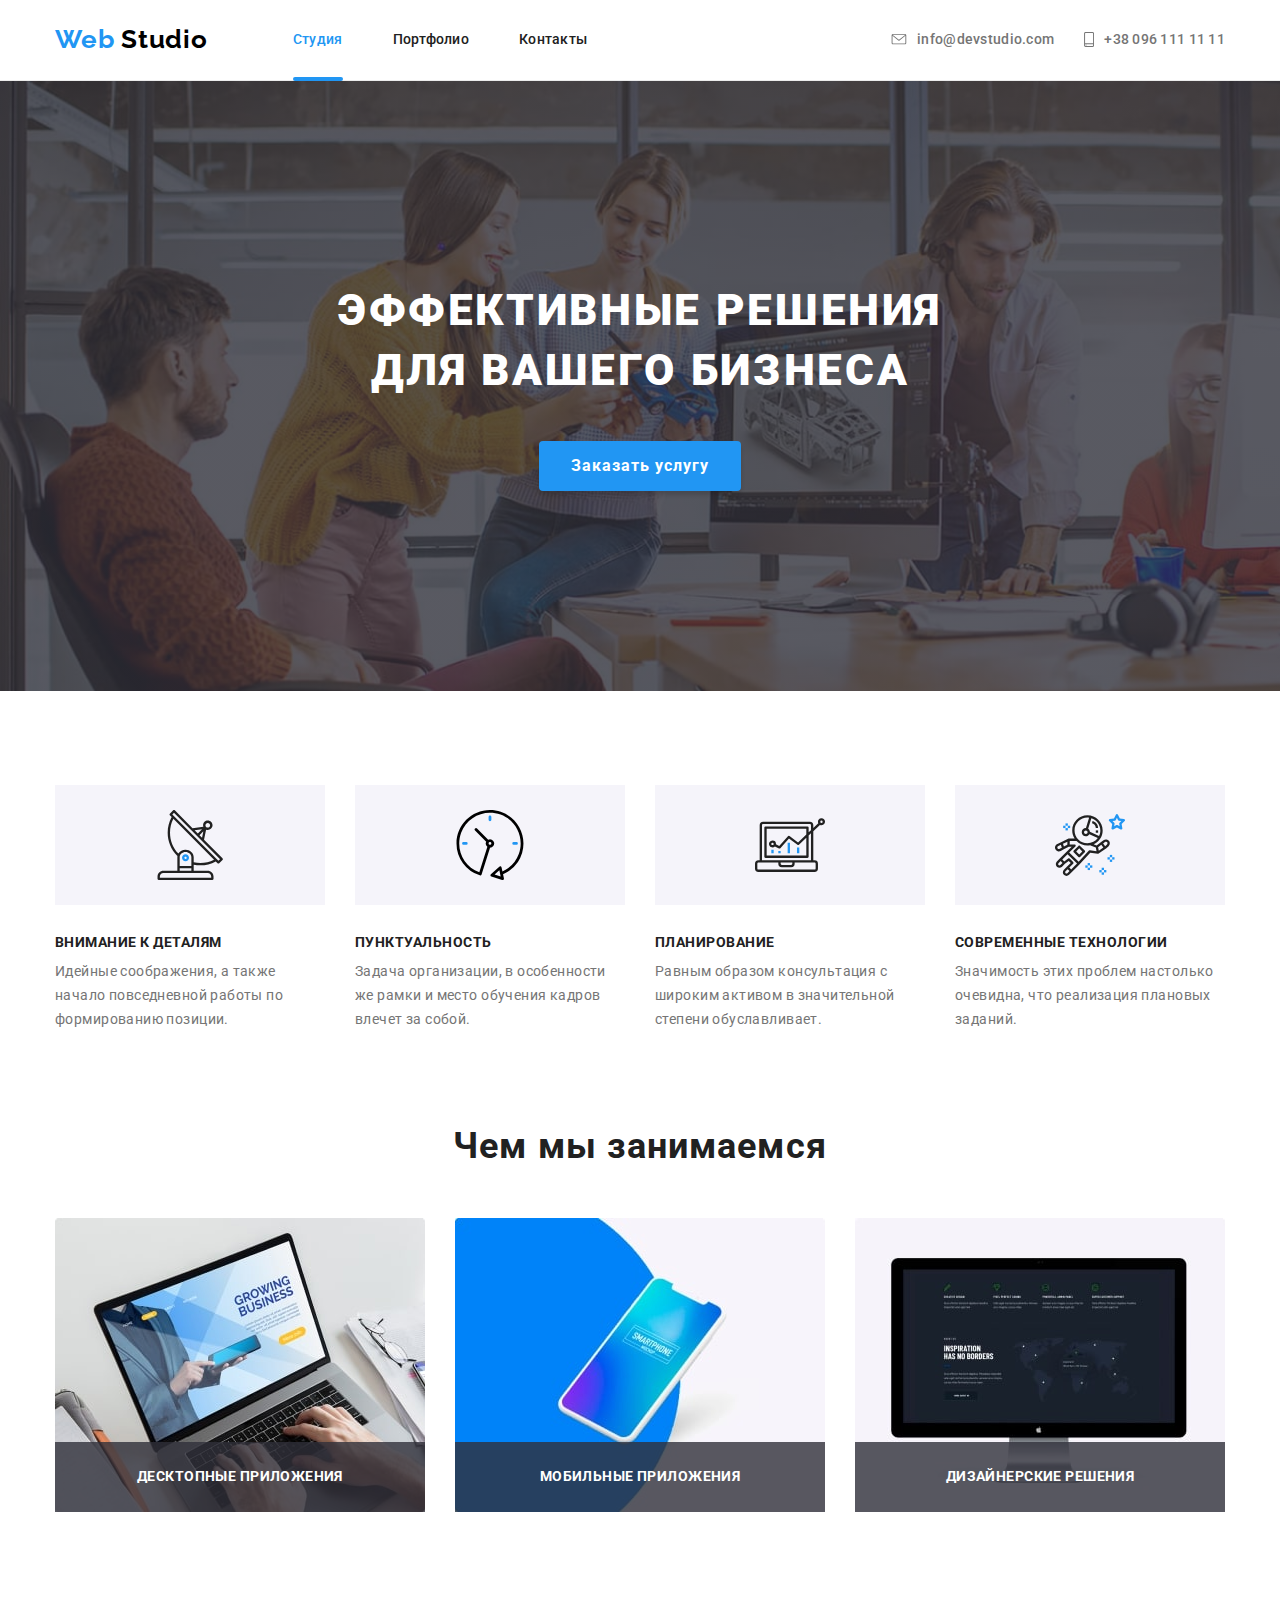
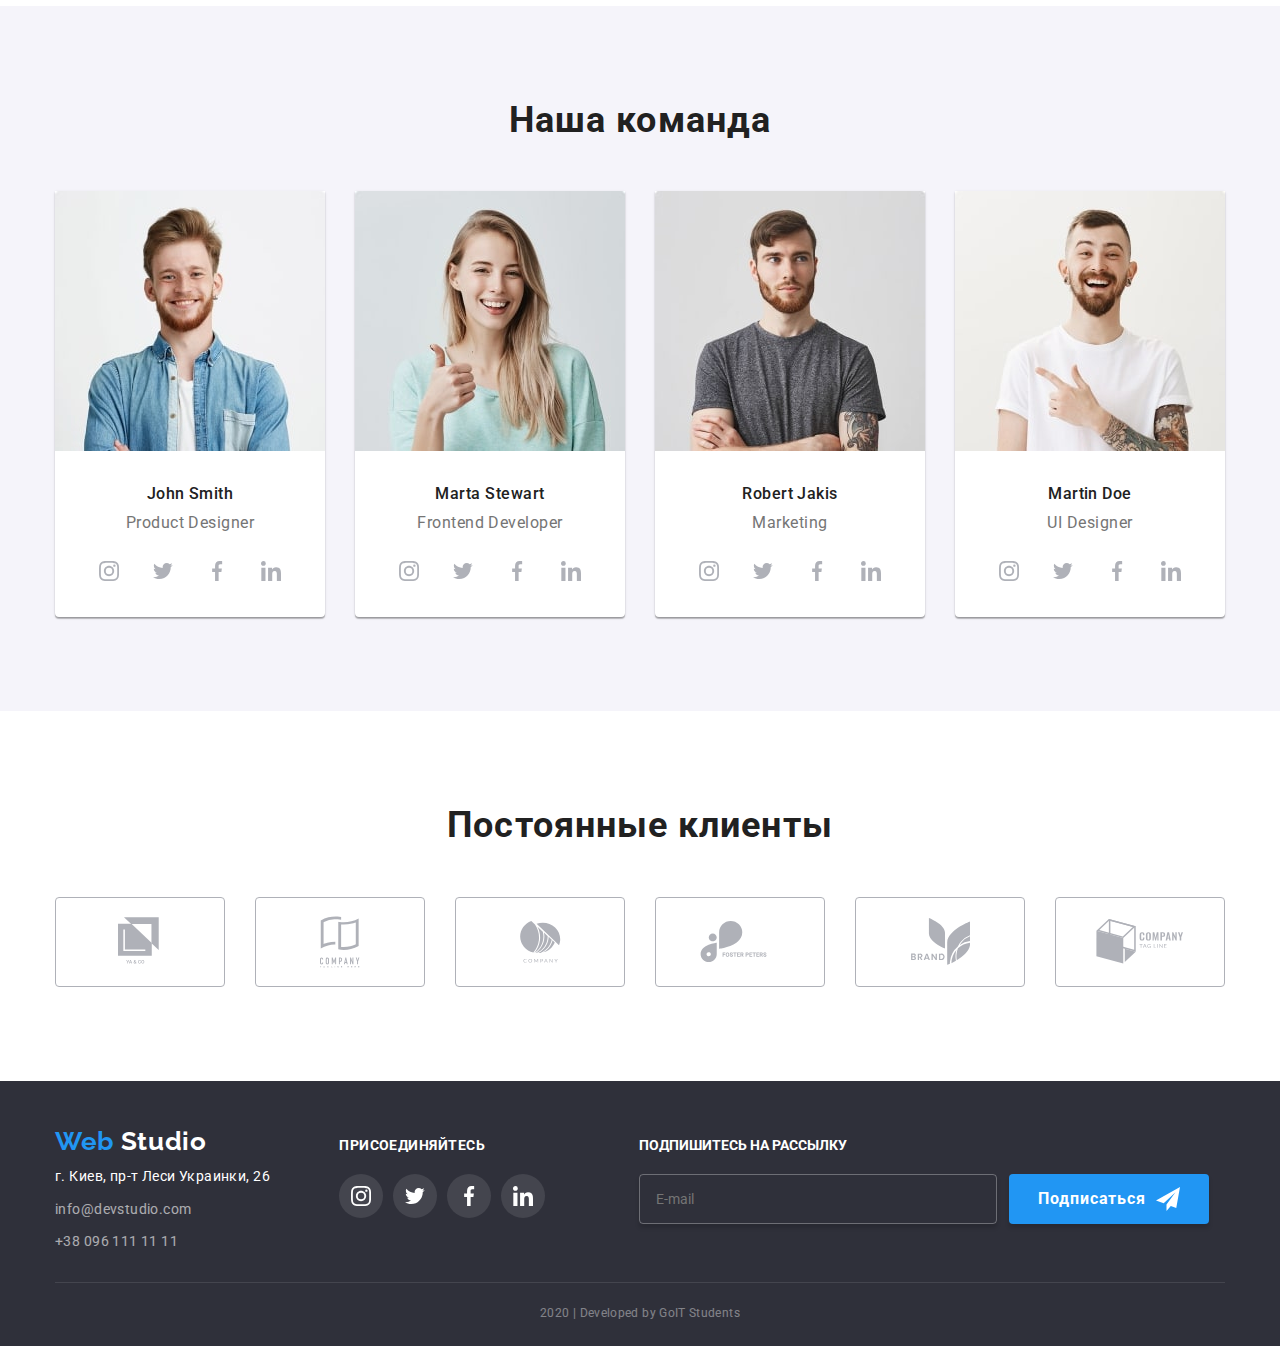
<file: index.html>
<!DOCTYPE html>
<html lang="ru">

<head>
  <meta charset="UTF-8" />
  <meta name="viewport" content="width=device-width, initial-scale=1.0" />
  <link href="https://fonts.googleapis.com/css2?family=Raleway:wght@700&family=Roboto:wght@400;500;700;900&display=swap"
    rel="stylesheet" />
  <link rel="stylesheet" href="./styles/normalize.css" />

  <link rel="stylesheet" href="./styles/styles.css" />
  <title>Web Studio</title>
</head>

<body>
  <header>
    <nav class="container main-nav">
      <a class="header-logo" href="./index.html"><span class="logo-web">Web</span> Studio</a>
      <ul class="header-list">
        <li><a class="link our-pages current-page" href="./index.html">Студия</a></li>
        <li>
          <a class="link our-pages" href="./portfolio.html">Портфолио</a>
        </li>
        <li><a class="link our-pages" href="">Контакты</a></li>
      </ul>
      <ul class="header-contacts">
        <li>
          <a class="link header-link" href="mailto:info@devstudio.com">
            <svg class="icon-envelope" aria-label="Конверт" width="16" height="11">
              <use href="./images/symbol-defs.svg#icon-envelope" />
            </svg>
            info@devstudio.com</a>
        </li>
        <li>
          <a class="link header-link" href="tel:380961111111">
            <svg class="icon-smartphone" aria-label="Смартфон" width="10" height="15">
              <use href="./images/symbol-defs.svg#icon-smartphone" />
            </svg>
            +38 096 111 11 11</a>
        </li>
      </ul>
    </nav>
  </header>
  <main>
    <section class="hero-section">
      <h1 class="hero-header">Эффективные решения для вашего бизнеса</h1>
      <button class="hero-button button" data-modal-open>Заказать услугу</button>
    </section>
    <section class="our-advantages">
      <div class="container">
        <h2 class="hidden-title">Наши преймущества</h2>
        <ul class="our-advantages-list">
          <li class="our-advantages-item">
            <div class="advantages-image">
              <svg aria-label="антенна" width="70" height="70">
                <use href="./images/symbol-defs.svg#icon-antenna" />
              </svg>
            </div>
            <h3 class="advantage">Внимание к деталям</h3>
            <p class="advantage-explanation">
              Идейные соображения, а также начало повседневной работы по
              формированию позиции.
            </p>
          </li>
          <li class="our-advantages-item">
            <div class="advantages-image">
              <svg aria-label="часы" width="70" height="70">
                <use href="./images/symbol-defs.svg#icon-clock" />
              </svg>
            </div>
            <h3 class="advantage">Пунктуальность</h3>
            <p class="advantage-explanation">
              Задача организации, в особенности же рамки и место обучения
              кадров влечет за собой.
            </p>
          </li>
          <li class="our-advantages-item">
            <div class="advantages-image">
              <svg aria-label="диаграмма" width="70" height="70">
                <use href="./images/symbol-defs.svg#icon-diagram" />
              </svg>
            </div>
            <h3 class="advantage">Планирование</h3>
            <p class="advantage-explanation">
              Равным образом консультация с широким активом в значительной
              степени обуславливает.
            </p>
          </li>
          <li class="our-advantages-item">
            <div class="advantages-image">
              <svg aria-label="космонавт" width="70" height="70">
                <use href="./images/symbol-defs.svg#icon-astronaut" />
              </svg>
            </div>
            <h3 class="advantage">Современные технологии</h3>
            <p class="advantage-explanation">
              Значимость этих проблем настолько очевидна, что реализация
              плановых заданий.
            </p>
          </li>
        </ul>
      </div>
    </section>
    <section class="сapabilities">
      <div class="container">
        <h2 class="section-header capabilities-title">Чем мы занимаемся</h2>
        <ul class="capabilities-list">
          <li class="capabilities-item">
            <img src="./images/laptop.jpg" alt="Ноутбук" width="370" />
            <a class="link capability" href="">
              Десктопные приложения
            </a>
          </li>
          <li class="capabilities-item">
            <img src="./images/smartphone.jpg" alt="Смартфон" width="370" />
            <a class="link capability" href="">
              Мобильные приложения
            </a>
          </li>
          <li class="capabilities-item">
            <img src="./images/PC.jpg" alt="Компьютер" width="370" />
            <a class="link capability" href="">
              Дизайнерские решения
            </a>
          </li>
        </ul>
      </div>
    </section>
    <section class="our-team">
      <div class="container">
        <h2 class="section-header our-team-title">Наша команда</h2>
        <ul class="our-team-list">
          <li class="our-team-item">
            <img src="./images/team-1.jpg" alt="Фотография Джона" width="270" />
            <h3 class="employee-name" lang="en">John Smith</h3>
            <p class="specialization" lang="en">Product Designer</p>
            <ul class="social-network-list">
              <li>
                <a class="social-network-link" href="">
                  <svg class="social-network-icon" aria-label="">
                    <use href="./images/symbol-defs.svg#icon-instagram" /></svg></a>
              </li>
              <li>
                <a class="social-network-link" href="">
                  <svg class="social-network-icon" aria-label="">
                    <use href="./images/symbol-defs.svg#icon-twitter" /></svg></a>
              </li>
              <li>
                <a class="social-network-link" href="">
                  <svg class="social-network-icon" aria-label="">
                    <use href="./images/symbol-defs.svg#icon-facebook" /></svg></a>
              </li>
              <li>
                <a class="social-network-link" href="">
                  <svg class="social-network-icon" aria-label="">
                    <use href="./images/symbol-defs.svg#icon-linkedin" />
                  </svg>
                </a>
              </li>
            </ul>
          </li>
          <li class="our-team-item">
            <img src="./images/team-2.jpg" alt="Фотография Марты" width="270" />
            <h3 class="employee-name" lang="en">Marta Stewart</h3>
            <p class="specialization" lang="en">Frontend Developer</p>
            <ul class="social-network-list">
              <li>
                <a class="social-network-link" href="">
                  <svg class="social-network-icon" aria-label="">
                    <use href="./images/symbol-defs.svg#icon-instagram" /></svg></a>
              </li>
              <li>
                <a class="social-network-link" href="">
                  <svg class="social-network-icon" aria-label="">
                    <use href="./images/symbol-defs.svg#icon-twitter" />
                  </svg>
                </a>
              </li>
              <li>
                <a class="social-network-link" href="">
                  <svg class="social-network-icon" aria-label="">
                    <use href="./images/symbol-defs.svg#icon-facebook" />
                  </svg>
                </a>
              </li>
              <li>
                <a class="social-network-link" href="">
                  <svg class="social-network-icon" aria-label="">
                    <use href="./images/symbol-defs.svg#icon-linkedin" />
                  </svg>
                </a>
              </li>
            </ul>
          </li>
          <li class="our-team-item">
            <img src="./images/team-3.jpg" alt="Фотография Роберта" width="270" />
            <h3 class="employee-name" lang="en">Robert Jakis</h3>
            <p class="specialization" lang="en">Marketing</p>
            <ul class="social-network-list">
              <li>
                <a class="social-network-link" href="">
                  <svg class="social-network-icon" aria-label="">
                    <use href="./images/symbol-defs.svg#icon-instagram" />
                  </svg>
                </a>
              </li>
              <li>
                <a class="social-network-link" href="">
                  <svg class="social-network-icon" aria-label="">
                    <use href="./images/symbol-defs.svg#icon-twitter" />
                  </svg>
                </a>
              </li>
              <li>
                <a class="social-network-link" href="">
                  <svg class="social-network-icon" aria-label="">
                    <use href="./images/symbol-defs.svg#icon-facebook" />
                  </svg>
                </a>
              </li>
              <li>
                <a class="social-network-link" href="">
                  <svg class="social-network-icon" aria-label="">
                    <use href="./images/symbol-defs.svg#icon-linkedin" />
                  </svg>
                </a>
              </li>
            </ul>
          </li>
          <li class="our-team-item">
            <img src="./images/team-4.jpg" alt="Фотография Мартина" width="270" />
            <h3 class="employee-name" lang="en">Martin Doe</h3>
            <p class="specialization" lang="en">UI Designer</p>
            <ul class="social-network-list">
              <li>
                <a class="social-network-link" href="">
                  <svg class="social-network-icon" aria-label="">
                    <use href="./images/symbol-defs.svg#icon-instagram" />
                  </svg>
                </a>
              </li>
              <li>
                <a class="social-network-link" href="">
                  <svg class="social-network-icon" aria-label="">
                    <use href="./images/symbol-defs.svg#icon-twitter" />
                  </svg>
                </a>
              </li>
              <li>
                <a class="social-network-link" href="">
                  <svg class="social-network-icon" aria-label="">
                    <use href="./images/symbol-defs.svg#icon-facebook" />
                  </svg>
                </a>
              </li>
              <li>
                <a class="social-network-link" href="">
                  <svg class="social-network-icon" aria-label="">
                    <use href="./images/symbol-defs.svg#icon-linkedin" />
                  </svg>
                </a>
              </li>
            </ul>
          </li>
        </ul>
      </div>
    </section>
    <section class="our-clients">
      <div class="container">
        <h2 class="section-header our-clients-title">Постоянные клиенты</h2>
        <ul class="our-clients-list">
          <li class="our-clients-item">
            <a class="link" href="">
              <svg class="our-clients-icon" width="45" height="50">
                <use href="./images/symbol-defs.svg#icon-logo"></use>
              </svg>
            </a>
          </li>
          <li class="our-clients-item">
            <a class="link" href="">
              <svg class="our-clients-icon" width="40" height="52">
                <use href="./images/symbol-defs.svg#icon-logo-2"></use>
              </svg>
            </a>
          </li>
          <li class="our-clients-item">
            <a class="link" href="">
              <svg class="our-clients-icon" width="41" height="42">
                <use href="./images/symbol-defs.svg#icon-logo-3"></use>
              </svg>
            </a>
          </li>
          <li class="our-clients-item">
            <a class="link" href="">
              <svg class="our-clients-icon" width="80" height="42">
                <use href="./images/symbol-defs.svg#icon-logo-4"></use>
              </svg>
            </a>
          </li>
          <li class="our-clients-item">
            <a class="link" href="">
              <svg class="our-clients-icon" width="59" height="47">
                <use href="./images/symbol-defs.svg#icon-logo-5"></use>
              </svg>
            </a>
          </li>
          <li class="our-clients-item">
            <a class="link" href="">
              <svg class="our-clients-icon" width="88" height="45">
                <use href="./images/symbol-defs.svg#icon-logo-6"></use>
              </svg>
            </a>
          </li>
        </ul>
      </div>
    </section>
  </main>
  <footer>
    <div class="container">
      <ul class="footer-list">
        <li>
          <a class="footer-logo" href=""><span class="logo-web">Web</span> Studio</a>
          <address class="">
            г. Киев, пр-т Леси Украинки, 26
            <a class="link footer-address" href="mailto:info@devstudio.com">info@devstudio.com</a>
            <a class="link footer-address" href="tel:380961111111">+38 096 111 11 11</a>
          </address>
        </li>
        <li class="join-us">
          <h3 class="join-us-title">присоединяйтесь</h3>
          <ul class="footer-social-network">
            <li>
              <a class="social-network-link footer-link" href="">
                <svg class="social-network-icon" aria-label="">
                  <use href="./images/symbol-defs.svg#icon-instagram" />
                </svg>
              </a>
            </li>
            <li>
              <a class="social-network-link footer-link" href="">
                <svg class="social-network-icon" aria-label="">
                  <use href="./images/symbol-defs.svg#icon-twitter" />
                </svg>
              </a>
            </li>
            <li>
              <a class="social-network-link footer-link" href="">
                <svg class="social-network-icon" aria-label="">
                  <use href="./images/symbol-defs.svg#icon-facebook" />
                </svg>
              </a>
            </li>
            <li>
              <a class="social-network-link footer-link" href="">
                <svg class="social-network-icon" aria-label="">
                  <use href="./images/symbol-defs.svg#icon-linkedin" />
                </svg>
              </a>
            </li>
          </ul>
        </li>
        <li>

          <p class="subscribe">Подпишитесь на рассылку</p>
          <form class="footer-form">
            <input required class="footer-email-input" type="email" placeholder="E-mail" name="Email"
              id="Email-input" />
            <button class="footer-submit" type="submit">Подписаться <svg class="footer-submit-icon" width="24px"
                height="24px">
                <use href="./images/icon-send.svg#icon-send">
                </use>
              </svg></button>
          </form>
        </li>
      </ul>
      <p class="copyright">2020 | Developed by GoIT Students</p>
    </div>
  </footer>
  <div class="backdrop is-hidden" data-modal>
    <div class="modal">
      <button class="modal-close-button" data-modal-close><svg class="crosshair-icon">
          <use href="./images/crosshair.svg#crosshair">
          </use>
        </svg></button>
      <form>
        <div class="modal-wrapper">
          <p class="modal-header">Оставьте свои данные, мы вам перезвоним</p>
          <div class="modal-form-container">

            <input class="modal-input" name="Name" id="name" type="text" placeholder=" " required />
            <label class="modal-label" for="name">Имя</label>
            <svg class="modal-icon">
              <use href="./images/person.svg#person">
              </use>
            </svg>
          </div>
          <div class="modal-form-container">
            <input class="modal-input" name="Phone" id="phone" type="text" placeholder=" " required />
            <label class="modal-label" for="phone">Телефон</label>
            <svg class=" modal-icon">
              <use href="./images/phone.svg#phone">
              </use>
            </svg>
          </div>
          <div class="modal-form-container">
            <input class="modal-input" name="Mail" id="mail" type="text" placeholder=" " required />
            <label class="modal-label" for="mail">Почта</label>
            <svg class="modal-icon">
              <use href="./images/email.svg#email">
              </use>
            </svg>
          </div>
          <div class="modal-form-container modal-text-area-container">

            <textarea class="modal-input modal-text-area" placeholder=" " id="comment" name="Comment"></textarea>
            <label class="modal-label modal-text-area-label" for="comment">Комментарий</label>
          </div>
          <div class="modal-checkbox-container">
            <div class="checkbox-icon-container"><input required class="modal-checkbox" type="checkbox" name="license"
                id="license">


              <label class="modal-checkbox-label" for="license">Соглашаюсь с рассылкой и принимаю <a
                  class="license-link" href="/">Условия
                  договора</a></label>
              <svg class="checkbox-icon">
                <use href="./images/icon-check.svg#icon-check">
                </use>
              </svg>
            </div>



          </div>
          <button class="submit" type="submit">Отправить</button>
      </form>

    </div>
  </div>
  </div>
  <script src="./modal.js"></script>
</body>

</html>
</file>
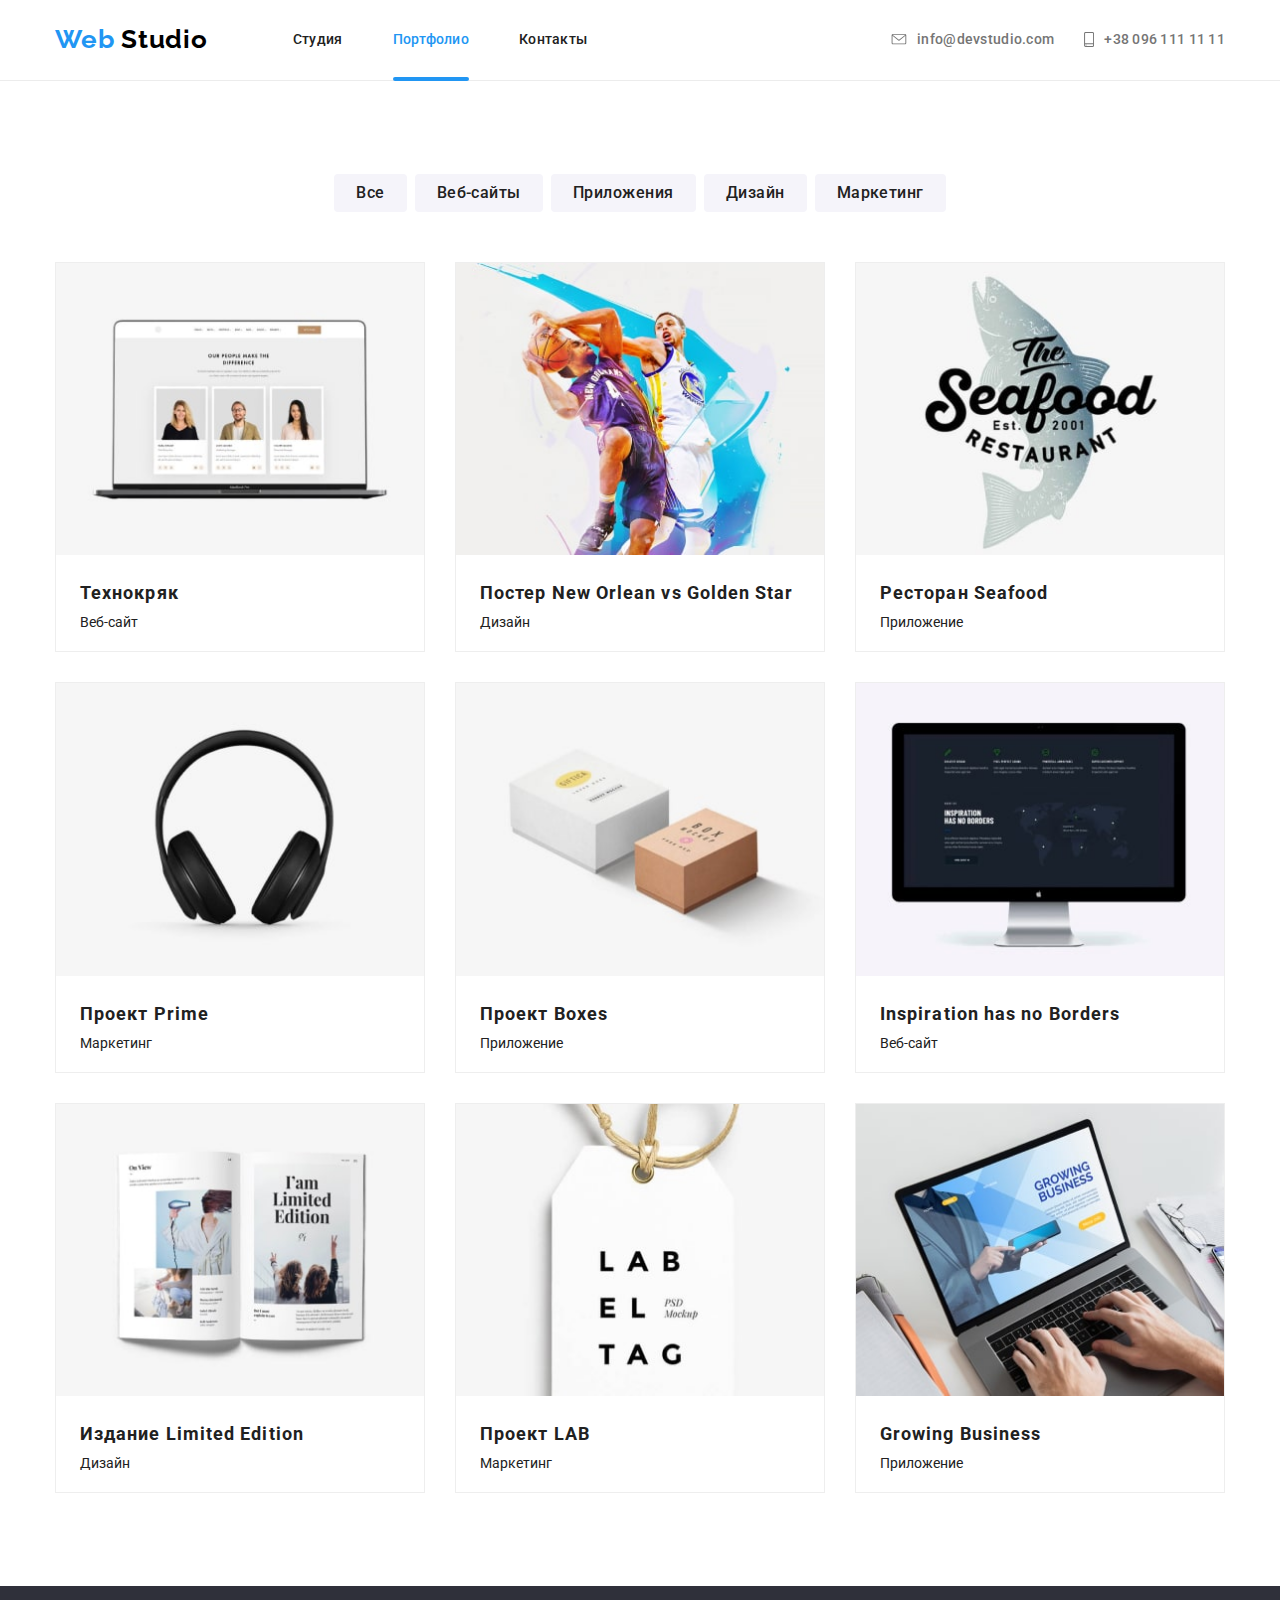
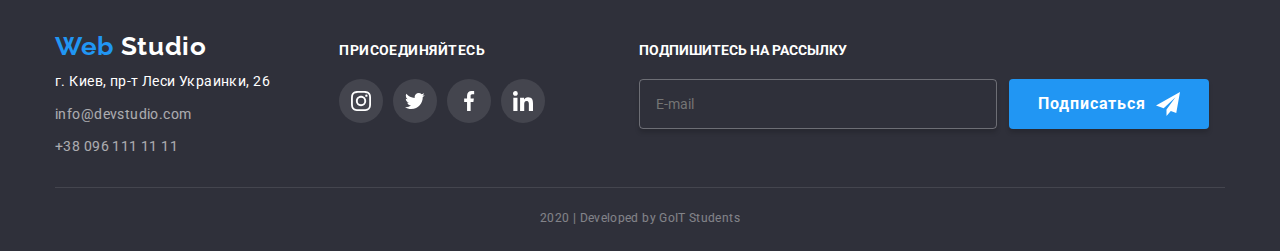
<file: portfolio.html>
<!DOCTYPE html>
<html lang="ru">

<head>
  <meta charset="UTF-8" />
  <meta name="viewport" content="width=device-width, initial-scale=1.0" />
  <link href="https://fonts.googleapis.com/css2?family=Raleway:wght@700&family=Roboto:wght@400;500;700;900&display=swap"
    rel="stylesheet" />
  <link rel="stylesheet" href="./styles/normalize.css" />

  <link rel="stylesheet" href="./styles/styles.css" />
  <title>Portfolio</title>
</head>

<body>
  <header>
    <nav class="container main-nav">
      <a class="header-logo" href="./index.html"><span class="logo-web">Web</span> Studio</a>
      <ul class="header-list">
        <li><a class="link our-pages " href="./index.html">Студия</a></li>
        <li>
          <a class="link our-pages current-page" href="./portfolio.html">Портфолио</a>
        </li>
        <li><a class="link our-pages" href="">Контакты</a></li>
      </ul>
      <ul class="header-contacts">
        <li>
          <a class="link header-link" href="mailto:info@devstudio.com">
            <svg class="icon-envelope" aria-label="Конверт" width="16" height="11">
              <use href="./images/symbol-defs.svg#icon-envelope" />
            </svg>
            info@devstudio.com</a>
        </li>
        <li>
          <a class="link header-link" href="tel:380961111111">
            <svg class="icon-smartphone" aria-label="Смартфон" width="10" height="15">
              <use href="./images/symbol-defs.svg#icon-smartphone" />
            </svg>
            +38 096 111 11 11</a>
        </li>
      </ul>
    </nav>
  </header>
  <main class="main-portfolio">
    <section class="portfolio">
      <div class="container">
        <h1 class="hidden-title">Portfolio</h1>
        <ul class="filters-list">
          <li class="filters-item">
            <button class="filters-button">Все</button>
          </li>
          <li class="filters-item">
            <button class="filters-button">Веб-сайты</button>
          </li>
          <li class="filters-item">
            <button class="filters-button">Приложения</button>
          </li>
          <li class="filters-item">
            <button class="filters-button">Дизайн</button>
          </li>
          <li class="filters-item">
            <button class="filters-button">Маркетинг</button>
          </li>
        </ul>
        <ul class="our-products-list">
          <li class="our-products-item">
            <div class="our-products-image"><img src="./images/laptop-2.jpg " alt="Сайт открытый на ноутбуке" />
              <p class="product-description">
                Технокряк это современная площадка распространения коронавируса.
                Компании используют эту платформу для цифрового шпионажа и атак
                на защищённые сервера конкурентов.
              </p>
            </div>
            <div class="product-container">
              <h2 class="product-name">
                <a class="product-link" href="">Технокряк</a>
              </h2>
              <p class="product-type">Веб-сайт</p>
            </div>
          </li>
          <li class="our-products-item">
            <div class="our-products-image"><img src="./images/basketball.jpg" alt="Два парня играющие в баскетбол" />

              <p class="product-description">
                Технокряк это современная площадка распространения коронавируса.
                Компании используют эту платформу для цифрового шпионажа и атак
                на защищённые сервера конкурентов.
              </p>
            </div>
            <div class="product-container">
              <h2 class="product-name">
                <a class="product-link" href="">Постер New Orlean vs Golden Star</a>
              </h2>
              <p class="product-type">Дизайн</p>
            </div>
          </li>
          <li class="our-products-item">
            <div class="our-products-image"><img src="./images/restaurant.jpg" alt="Логотип ресторана" />
              <p class="product-description">
                Технокряк это современная площадка распространения коронавируса.
                Компании используют эту платформу для цифрового шпионажа и атак
                на защищённые сервера конкурентов.
              </p>
            </div>
            <div class="product-container">
              <h2 class="product-name">
                <a class="product-link" href="">Ресторан Seafood</a>
              </h2>
              <p class="product-type">Приложение</p>
            </div>
          </li>
          <li class="our-products-item">
            <div class="our-products-image"><img src="./images/headphones.jpg" alt="Наушники" />
              <p class="product-description">
                Технокряк это современная площадка распространения коронавируса.
                Компании используют эту платформу для цифрового шпионажа и атак
                на защищённые сервера конкурентов.
              </p>
            </div>
            <div class="product-container">
              <h2 class="product-name">
                <a class="product-link" href="">Проект Prime</a>
              </h2>
              <p class="product-type">Маркетинг</p>
            </div>
          </li>
          <li class="our-products-item">
            <div class="our-products-image"><img src="./images/box.jpg" alt="Две коробки" />
              <p class="product-description">
                Технокряк это современная площадка распространения коронавируса.
                Компании используют эту платформу для цифрового шпионажа и атак
                на защищённые сервера конкурентов.
              </p>
            </div>
            <div class="product-container">
              <h2 class="product-name">
                <a class="product-link" href="">Проект Boxes</a>
              </h2>
              <p class="product-type">Приложение</p>
            </div>
          </li>
          <li class="our-products-item">
            <div class="our-products-image"><img src="./images/site-mac.jpg" alt="Веб-сайт открытй на ПК" />
              <p class="product-description">
                Технокряк это современная площадка распространения коронавируса.
                Компании используют эту платформу для цифрового шпионажа и атак
                на защищённые сервера конкурентов.
              </p>
            </div>
            <div class="product-container">
              <h2 class="product-name" lang="en">
                <a class="product-link" href="">Inspiration has no Borders</a>
              </h2>
              <p class="product-type">Веб-сайт</p>
            </div>
          </li>
          <li class="our-products-item">
            <div class="our-products-image"><img src="./images/book.jpg" alt="Книга" />
              <p class="product-description">
                Технокряк это современная площадка распространения коронавируса.
                Компании используют эту платформу для цифрового шпионажа и атак
                на защищённые сервера конкурентов.
              </p>
            </div>
            <div class="product-container">
              <h2 class="product-name">
                <a class="product-link" href="">Издание Limited Edition</a>
              </h2>
              <p class="product-type">Дизайн</p>
            </div>
          </li>
          <li class="our-products-item">
            <div class="our-products-image"><img src="./images/tag.jpg" alt="Бирка компании" />
              <p class="product-description">
                Технокряк это современная площадка распространения коронавируса.
                Компании используют эту платформу для цифрового шпионажа и атак
                на защищённые сервера конкурентов.
              </p>
            </div>
            <div class="product-container">
              <h2 class="product-name">
                <a class="product-link" href="">Проект LAB</a>
              </h2>
              <p class="product-type">Маркетинг</p>
            </div>
          </li>
          <li class="our-products-item">
            <div class="our-products-image"><img src="./images/macbook.jpg"
                alt="Ноутбук на котором открыто приложение" />
              <p class="product-description">
                Технокряк это современная площадка распространения коронавируса.
                Компании используют эту платформу для цифрового шпионажа и атак
                на защищённые сервера конкурентов.
              </p>
            </div>
            <div class="product-container">
              <h2 class="product-name">
                <a class="product-link" href="">Growing Business</a>
              </h2>
              <p class="product-type">Приложение</p>
            </div>
          </li>
        </ul>
      </div>
    </section>
  </main>
  <footer>
    <div class="container">
      <ul class="footer-list">
        <li>
          <a class="footer-logo" href=""><span class="logo-web">Web</span> Studio</a>
          <address class="">
            г. Киев, пр-т Леси Украинки, 26
            <a class="link footer-address" href="mailto:info@devstudio.com">info@devstudio.com</a>
            <a class="link footer-address" href="tel:380961111111">+38 096 111 11 11</a>
          </address>
        </li>
        <li class="join-us">
          <h3 class="join-us-title">присоединяйтесь</h3>
          <ul class="footer-social-network">
            <li>
              <a class="social-network-link footer-link" href="">
                <svg class="social-network-icon" aria-label="">
                  <use href="./images/symbol-defs.svg#icon-instagram" />
                </svg>
              </a>
            </li>
            <li>
              <a class="social-network-link footer-link" href="">
                <svg class="social-network-icon" aria-label="">
                  <use href="./images/symbol-defs.svg#icon-twitter" />
                </svg>
              </a>
            </li>
            <li>
              <a class="social-network-link footer-link" href="">
                <svg class="social-network-icon" aria-label="">
                  <use href="./images/symbol-defs.svg#icon-facebook" />
                </svg>
              </a>
            </li>
            <li>
              <a class="social-network-link footer-link" href="">
                <svg class="social-network-icon" aria-label="">
                  <use href="./images/symbol-defs.svg#icon-linkedin" />
                </svg>
              </a>
            </li>
          </ul>
        </li>
        <li>

          <p class="subscribe">Подпишитесь на рассылку</p>
          <form class="footer-form">
            <input required class="footer-email-input" type="email" placeholder="E-mail" name="Email"
              id="Email-input" />
            <button class="footer-submit" type="submit">Подписаться <svg class="footer-submit-icon" width="24px"
                height="24px">
                <use href="./images/icon-send.svg#icon-send">
                </use>
              </svg></button>
          </form>
        </li>
      </ul>
      <p class="copyright">2020 | Developed by GoIT Students</p>
    </div>
  </footer>
</body>

</html>
</file>
<file: styles/styles.css>
:root {
  --primary-text-color: #212121;
  --secondary-text-color: #757575;
  --third-text-color: #ffffff;
  --accent-color: #2196f3;
  --footer-text-color: rgba(255, 255, 255);
  --link-icon-background-color: #f5f4fa;
  --icon-fill-color: #afb1b8;
}
html {
  box-sizing: border-box;
}
*,
*::before,
*::after {
  box-sizing: inherit;
}
body {
  font-family: "Roboto", sans-serif;
  font-style: normal;
  font-size: 14px;
  line-height: 1.14;
  color: var(--primary-text-color);
}
ul {
  list-style: none;
  margin: 0;
  padding: 0;
}
a {
  text-decoration: none;
}
h1,
h2,
h3,
h4 {
  margin: 0;
}
p {
  margin: 0;
}
hr {
  margin: 0px;
}
input {
  outline: none;
}
/* 
  UTILITY
 */

.container {
  width: 1200px;
  padding: 0 15px;
  margin-right: auto;
  margin-left: auto;
}
.button {
  background: var(--accent-color);
  box-shadow: 0px 4px 4px rgba(0, 0, 0, 0.15);
  border-radius: 4px;
}
.hidden-title {
  display: none;
}

/*
 HEADER
 */
.header-list,
.header-contacts,
.main-nav {
  display: flex;
}
.header-list :not(:last-child) {
  margin-right: 50px;
}
.header-contacts :not(:last-child) {
  margin-right: 30px;
}
.header-contacts {
  margin-left: auto;
  align-items: center;
}
.logo-web {
  color: var(--accent-color);
}
.header-logo {
  display: block;
  margin-right: 85px;
  padding-top: 25px;
  padding-bottom: 25px;

  font-family: "Raleway", sans-serif;
  font-weight: 700;
  font-size: 26px;
  color: #000000;
  letter-spacing: 0.78px;
}
header {
  border-bottom: 1px solid #ececec;
}
.our-pages {
  display: block;
  padding-top: 32px;
  padding-bottom: 32px;

  letter-spacing: 0.28px;
  color: var(--primary-text-color);
  font-weight: 500;
  letter-spacing: 0.28px;
  transition: 250ms cubic-bezier(0.4, 0, 0.2, 1) color;
}
.header-link {
  display: flex;
  padding-top: 32px;
  padding-bottom: 32px;
  align-items: center;

  letter-spacing: 0.28px;
  line-height: 1.14;
  color: var(--secondary-text-color);
  font-weight: 500;
}
.icon-envelope {
  fill: currentColor;
  margin-right: 10px;
}
.icon-smartphone {
  fill: currentColor;
  margin-right: 10px;
}
.header-link:hover,
.header-link:focus {
  color: var(--accent-color);
  fill: var(--accent-color);
  transition: 250ms cubic-bezier(0.4, 0, 0.2, 1);
  transition-property: color, fill;
}
.our-pages:hover,
.our-pages:focus {
  color: var(--accent-color);
  transition: 250ms cubic-bezier(0.4, 0, 0.2, 1) color;
}
.current-page {
  color: var(--accent-color);
  position: relative;
}
.current-page::after {
  content: "";
  display: block;
  position: absolute;
  top: 77px;
  width: 100%;
  height: 4px;
  background-color: var(--accent-color);
  border-radius: 2px;
}

/* HERO */

.hero-header {
  max-width: 700px;
  margin: auto;
  padding-top: 200px;
  margin-bottom: 40px;

  font-weight: 900;
  font-size: 44px;
  line-height: 1.36;
  letter-spacing: 2.64px;
  text-transform: uppercase;
  color: var(--third-text-color);
}
.hero-button {
  display: inline-block;
  font-weight: 700;
  font-size: 16px;
  line-height: 1.87;
  letter-spacing: 0.96px;
  color: var(--third-text-color);
  margin: auto;
  margin-bottom: 200px;
  padding: 10px 32px;
  cursor: pointer;
  border: none;
}
.hero-section {
  text-align: center;
  background-size: cover;
  background-image: linear-gradient(
      rgba(47, 48, 58, 0.8),
      rgba(47, 48, 58, 0.8)
    ),
    url(../images/header-img.jpg);
}
/* MAIN */

/* PORTFOLIO */

.main-portfolio {
  padding-top: 93px;
  padding-bottom: 93px;
}

.filters-button {
  border: none;
  border-radius: 4px;
  color: var(--primary-text-color);
  background-color: var(--link-icon-background-color);
  padding: 6px 22px;
  font-size: 16px;
  line-height: 1.62;
  text-align: center;
  letter-spacing: 0.48px;
  font-weight: 500;
  cursor: pointer;
  transition: 250ms cubic-bezier(0.4, 0, 0.2, 1);
  transition-property: background-color, color, box-shadow, outline;
}
.filters-button:active,
.filters-button:hover,
.filters-button:focus {
  background-color: #2196f3;
  color: var(--third-text-color);
  box-shadow: 0px 2px 2px rgba(0, 0, 0, 0.12), 0px 1px 2px rgba(0, 0, 0, 0.08),
    0px 3px 1px rgba(0, 0, 0, 0.1);
  outline: none;
  transition: 250ms cubic-bezier(0.4, 0, 0.2, 1);
  transition-property: background-color, color, box-shadow, outline;
}
.filters-item:not(:last-child) {
  margin-right: 8px;
}
.filters-list {
  display: flex;
  justify-content: center;
  margin-bottom: 50px;
}
/* .filters-item:not(:last-child) {
  margin-right: 8px;
} */
.our-products-list {
  display: flex;
  flex-wrap: wrap;
  justify-content: space-between;
}
.our-products-list img {
  display: block;
}
.product-container {
  padding-left: 24px;
  padding-right: 24px;
  padding-bottom: 20px;
}
.our-products-item {
  border: 1px solid #eeeeee;
  width: calc((100% - 60px) / 3);
  cursor: pointer;
  transition: 250ms cubic-bezier(0.4, 0, 0.2, 1) box-shadow;
}
.our-products-item img {
  max-width: 368px;
}
.our-products-item:hover,
.our-products-item:focus {
  box-shadow: 1px 4px 6px rgba(0, 0, 0, 0.16), 0px 4px 4px rgba(0, 0, 0, 0.06),
    0px 1px 1px rgba(0, 0, 0, 0.12);
  transition: 250ms cubic-bezier(0.4, 0, 0.2, 1) box-shadow;
}
/* .our-products-item:nth-child(3n) {
  margin-right: 0;
} */
.our-products-item:nth-child(n + 4) {
  margin-top: 30px;
}

.product-name {
  margin-top: 20px;
  font-weight: 700;
  font-size: 18px;
  line-height: 2;
  letter-spacing: 1.08px;
  color: var(--primary-text-color);
  margin-bottom: 4px;
}
.product-link {
  font-weight: 700;
  font-size: 18px;
  line-height: 2;
  letter-spacing: 1.08px;
  color: var(--primary-text-color);
}
.product-description {
  position: absolute;
  top: 0;
  width: 368px;
  padding: 65px 24px;

  font-size: 18px;
  line-height: 1.55;
  letter-spacing: 0.54px;
  color: var(--third-text-color);

  background-color: rgba(33, 150, 243);
  opacity: 0.9;
  transition: 250ms cubic-bezier(0.4, 0, 0.2, 1);
  transition-property: transform;
  transform: translateY(101%);
}
.our-products-item:hover .product-description,
.our-products-item:focus .product-description {
  transform: translateY(0);
}
.our-products-image {
  position: relative;
  overflow: hidden;
}
.products-type {
  font-size: 16px;
  line-height: 1.87;
  letter-spacing: 0.48px;
  color: var(--secondary-text-color);
}

/* STUDIO */
.our-advantages {
  padding-top: 94px;
  padding-bottom: 94px;
}
.our-advantages-list {
  display: flex;
}
.our-advantages-item:not(:last-child) {
  margin-right: 30px;
}
.our-advantages-item {
  max-width: 270px;
}
.our-advantages-item svg {
  display: block;
  margin: 0 auto;
}
.advantages-image {
  background-color: var(--link-icon-background-color);
  margin-bottom: 30px;
  padding-top: 25px;
  padding-bottom: 25px;
}

.social-network-icon {
  width: 20px;
  height: 20px;
  fill: var(--icon-fill-color);
}
.social-network-link {
  display: flex;
  align-items: center;
  justify-content: center;
  width: 44px;
  height: 44px;
  background-color: transparent;
}
.social-network-link:hover,
.social-network-link:focus {
  background-color: var(--accent-color);
  border-radius: 50%;
  color: var(--third-text-color);
  transition: 250ms cubic-bezier(0.4, 0, 0.2, 1) background-color;
}
.social-network-link:hover .social-network-icon,
.social-network-link:focus .social-network-icon {
  fill: currentColor;
}
.footer-link {
  border-radius: 50%;
  color: var(--third-text-color);
  background-color: rgba(255, 255, 255, 0.1);
}

.footer-link .social-network-icon {
  fill: currentColor;
}

.section-header {
  font-weight: 700;
  font-size: 36px;
  line-height: 1.16;
  letter-spacing: 1.08px;
}
.advantage {
  letter-spacing: 0.49px;
  text-transform: uppercase;
  font-size: 14px;
  margin-bottom: 10px;
}
.advantage-explanation {
  line-height: 1.7;
  letter-spacing: 0.42px;
  color: var(--secondary-text-color);
}
.сapabilities {
  text-align: center;
  padding-bottom: 94px;
}
.capabilities-list img {
  display: block;
}
.capabilities-title {
  margin-bottom: 50px;
}
.capabilities-list {
  display: flex;
  justify-content: space-between;
}
.capabilities-item {
  position: relative;
}
.capability {
  position: absolute;
  display: block;
  bottom: 0;
  width: 100%;
  font-weight: 700;
  line-height: 1.14;
  letter-spacing: 0.42px;
  text-transform: uppercase;
  color: var(--third-text-color);
  background: rgba(47, 48, 58, 0.8);
  padding: 27px 0;
  transition: 250ms cubic-bezier(0.4, 0, 0.2, 1) color;
}
.capability:hover,
.capability:focus {
  color: var(--accent-color);
  transition: 250ms cubic-bezier(0.4, 0, 0.2, 1) color;
}

/* 
  OUR TEAM 
*/

.our-team {
  text-align: center;
  background-color: var(--link-icon-background-color);
  padding-top: 94px;
  padding-bottom: 94px;
}
.our-team-title {
  margin-bottom: 50px;
}
.our-team-list {
  display: flex;
  justify-content: space-between;
}
.our-team-item {
  box-shadow: 0px 2px 1px rgba(0, 0, 0, 0.2), 0px 1px 1px rgba(0, 0, 0, 0.14),
    0px 1px 3px rgba(0, 0, 0, 0.12);
  border-radius: 0px 0px 4px 4px;
  max-width: 270px;
  background-color: var(--third-text-color);
}

.employee-name {
  font-weight: 500;
  font-size: 16px;
  line-height: 1.18;
  letter-spacing: 0.48px;
  margin-top: 30px;
  margin-bottom: 10px;
}
.specialization {
  font-size: 16px;
  line-height: 1.18;
  letter-spacing: 0.48px;
  color: var(--secondary-text-color);
  margin-bottom: 16px;
}
.social-network-list {
  justify-content: center;
  display: flex;
  margin-bottom: 24px;
}
.social-network-list li:not(:last-child) {
  margin-right: 10px;
}

/*
  OUR CLIENTS 
*/

.our-clients {
  padding-top: 94px;
  padding-bottom: 94px;
  text-align: center;
}
.our-clients-title {
  margin-bottom: 50px;
}
.our-clients-list {
  display: flex;
  justify-content: space-between;
}
.our-clients-icon {
  fill: var(--icon-fill-color);
  transition: 250ms cubic-bezier(0.4, 0, 0.2, 1) fill;
}
.our-clients-item a:hover .our-clients-icon,
.our-clients-item a:focus .our-clients-icon {
  fill: var(--accent-color);
  transition: 250ms cubic-bezier(0.4, 0, 0.2, 1) fill;
}

.our-clients-item a {
  display: flex;
  justify-content: center;
  align-items: center;
  width: 170px;
  height: 90px;
  margin: auto;
  border: 1px solid #afb1b8;
  border-radius: 4px;
  transition: 250ms cubic-bezier(0.4, 0, 0.2, 1) border-color;
}
.our-clients-item a:hover,
.our-clients-item a:focus {
  border-color: var(--accent-color);
  transition: 250ms cubic-bezier(0.4, 0, 0.2, 1) border-color;
}
.our-clients-item img {
  display: block;
}

/* FOOTER */

footer {
  background-color: #2f303a;
}
.footer-list {
  display: flex;
  padding-bottom: 28px;
  align-items: baseline;
  padding-top: 45px;
  border-bottom: 1px solid rgba(255, 255, 255, 0.1);
}
.footer-list > li:first-child {
  margin-right: 69px;
}
.footer-logo {
  display: block;
  margin-bottom: 8px;

  font-family: "Raleway", sans-serif;
  font-weight: 700;
  font-size: 26px;
  line-height: 1.19;
  letter-spacing: 0.66px;
  color: var(--third-text-color);
}

address {
  font-style: normal;
  font-weight: normal;
  font-size: 14px;
  line-height: 1.7;
  letter-spacing: 0.42px;
  color: var(--third-text-color);
}

.footer-address {
  color: var(--footer-text-color);
  opacity: 0.6;
  display: block;
}
.footer-address {
  margin-top: 9px;
  transition: 250ms cubic-bezier(0.4, 0, 0.2, 1) color;
}
.footer-address:hover,
.footer-address:focus {
  color: var(--accent-color);
  transition: 250ms cubic-bezier(0.4, 0, 0.2, 1) color;
}
.join-us-title {
  margin-bottom: 20px;

  font-weight: 700;
  font-size: 14px;
  line-height: 1.14;
  letter-spacing: 0.49px;
  text-transform: uppercase;
  color: var(--third-text-color);
}
.footer-social-network li:not(:last-child) {
  margin-right: 10px;
}
.footer-social-network {
  display: flex;
}
.join-us {
  margin-right: 94px;
}
.subscribe {
  font-size: 14px;
  font-weight: bold;
  line-height: 1.14;
  text-transform: uppercase;
  color: var(--third-text-color);
  margin-bottom: 20px;
}
.footer-email-input {
  color: #ffffff;
  padding-left: 16px;
  padding-top: 15px;
  padding-bottom: 15px;
  width: 358px;
  height: 50px;
  background-color: transparent;
  border: 1px solid rgba(255, 255, 255, 0.3);
  box-shadow: 0px 4px 4px rgba(0, 0, 0, 0.15);
  border-radius: 4px;
  margin-right: 12px;
}
.footer-form {
  display: flex;
}
.footer-submit {
  display: flex;
  justify-content: center;
  align-items: center;
  width: 200px;
  height: 50px;

  color: #ffffff;
  font-weight: bold;
  font-size: 16px;
  line-height: 1.875;
  letter-spacing: 0.96px;

  background-color: var(--accent-color);
  box-shadow: 0px 4px 4px rgba(0, 0, 0, 0.15);
  border-radius: 4px;
  border: none;
  cursor: pointer;
}
.footer-submit-icon {
  margin-left: 10px;
}

.copyright {
  font-size: 12px;
  line-height: 2;
  letter-spacing: 0.36px;
  color: var(--footer-text-color);
  opacity: 0.4;
  text-align: center;
  margin-top: 18px;
  padding-bottom: 21px;
}

/*

MODAL

*/

.backdrop {
  position: fixed;
  top: 0;
  left: 0;
  background-color: rgba(0, 0, 0, 0.2);
  width: 100%;
  height: 100%;
  opacity: 1;
  transition: 250ms cubic-bezier(0.4, 0, 0.2, 1) opacity;
}
.backdrop.is-hidden {
  opacity: 0;
  pointer-events: none;
}
.backdrop.is-hidden .modal {
  transform: translate(-50%, 50%);
}
.modal {
  position: absolute;
  top: 50%;
  left: 50%;
  transform: translate(-50%, -50%);

  background-color: #ffffff;
  max-width: 528px;
  max-height: 581px;
  box-shadow: 0px 2px 1px rgba(0, 0, 0, 0.2), 0px 1px 1px rgba(0, 0, 0, 0.14),
    0px 1px 3px rgba(0, 0, 0, 0.12);
  border-radius: 4px;
  color: var(--secondary-text-color);

  transition: 250ms cubic-bezier(0.4, 0, 0.2, 1) transform;
}
.modal-close-button {
  display: flex;
  justify-content: center;
  align-items: center;
  right: 8px;
  top: 8px;
  position: absolute;
  width: 30px;
  height: 30px;
  border: 1px solid rgba(0, 0, 0, 0.1);
  border-radius: 50%;
  cursor: pointer;
}
.crosshair-icon {
  width: 11px;
  height: 11px;
}
.modal-wrapper {
  padding: 40px;
}
.modal-header {
  font-size: 20px;
  font-weight: 700;
  line-height: 23px;
  text-align: center;
  letter-spacing: 0.03em;
  margin-bottom: 30px;
  color: var(--primary-text-color);
}
.modal-form-container {
  position: relative;
  margin-bottom: 28px;
}

.modal-icon {
  position: absolute;
  top: 10px;
  left: 13px;
  width: 18px;
  height: 18px;
  fill: var(--primary-text-color);
  transition: 250ms cubic-bezier(0.4, 0, 0.2, 1) fill;
}
.modal-input:focus-within ~ .modal-icon {
  fill: var(--accent-color);
  transition: 250ms cubic-bezier(0.4, 0, 0.2, 1) fill;
}

.modal-label {
  position: absolute;
  left: 42px;
  top: 12px;
  bottom: 12px;
  letter-spacing: 0.14px;
  cursor: pointer;
  transform: translate(0px, 0px);
  transition: 250ms cubic-bezier(0.4, 0, 0.2, 1) transform;
}
.modal-input {
  width: 448px;
  height: 40px;
  padding-left: 42px;
  border: 1px solid rgba(33, 33, 33, 0.2);
  border-radius: 4px;
  outline: none;
  cursor: pointer;
}
.modal-input:not(:placeholder-shown) ~ .modal-label,
.modal-input:focus ~ .modal-label {
  transition: 250ms cubic-bezier(0.4, 0, 0.2, 1);
  transition-property: color, transform;
  transform: translate(-25px, -30px);
  color: var(--accent-color);
}
.modal-input:focus {
  border-color: var(--accent-color);
  transition: 250ms cubic-bezier(0.4, 0, 0.2, 1) border-color;
}
.modal-text-area {
  display: block;
  width: 448px;
  height: 120px;
  padding: 12px 16px;
  resize: none;
}
.modal-text-area-label {
  left: 16px;
}
.modal-text-area:not(:placeholder-shown) ~ .modal-text-area-label,
.modal-text-area:focus-within ~ .modal-text-area-label {
  transform: translate(0, -30px);
}
.modal-text-area-container {
  margin-bottom: 20px;
}
.license-link {
  text-decoration: underline;
  color: var(--accent-color);
}
.modal-checkbox-container {
  margin-bottom: 30px;
  display: flex;
  align-items: baseline;
  justify-content: center;
}
.modal-checkbox-label {
  line-height: 1.71;
  margin-left: 7px;
}
.modal-checkbox-label:before {
  position: absolute;
  display: block;
  top: 4px;
  left: 0;
  content: "";
  width: 16px;
  height: 16px;
  border: solid var(--primary-text-color) 2px;
  border-radius: 2px;
  transition: 250ms cubic-bezier(0.4, 0, 0.2, 1);
  transition-property: background-color, border-color;
}
.submit {
  display: block;
  margin-left: auto;
  margin-right: auto;
  padding: 10px 55px;
  background-color: #188ce8;
  box-shadow: 0px 4px 4px rgba(0, 0, 0, 0.15);
  border-radius: 4px;
  border: none;
  color: var(--third-text-color);
  font-size: 16px;
  line-height: 1.875;
  cursor: pointer;
}
input[type="checkbox"] {
  opacity: 0;
}
.checkbox-icon {
  opacity: 0;
  width: 12px;
  height: 9px;
  position: absolute;
  top: 7px;
  left: 2px;
  pointer-events: none;
}
.checkbox-icon-container {
  position: relative;
}
.checkbox-icon-container input[type="checkbox"]:checked ~ .checkbox-icon {
  opacity: 1;
}
.checkbox-icon-container
  input[type="checkbox"]:checked
  ~ .modal-checkbox-label:before {
  background-color: var(--accent-color);
  border-color: var(--accent-color);
  transition: 250ms cubic-bezier(0.4, 0, 0.2, 1);
  transition-property: background-color, border-color;
}
</file>
